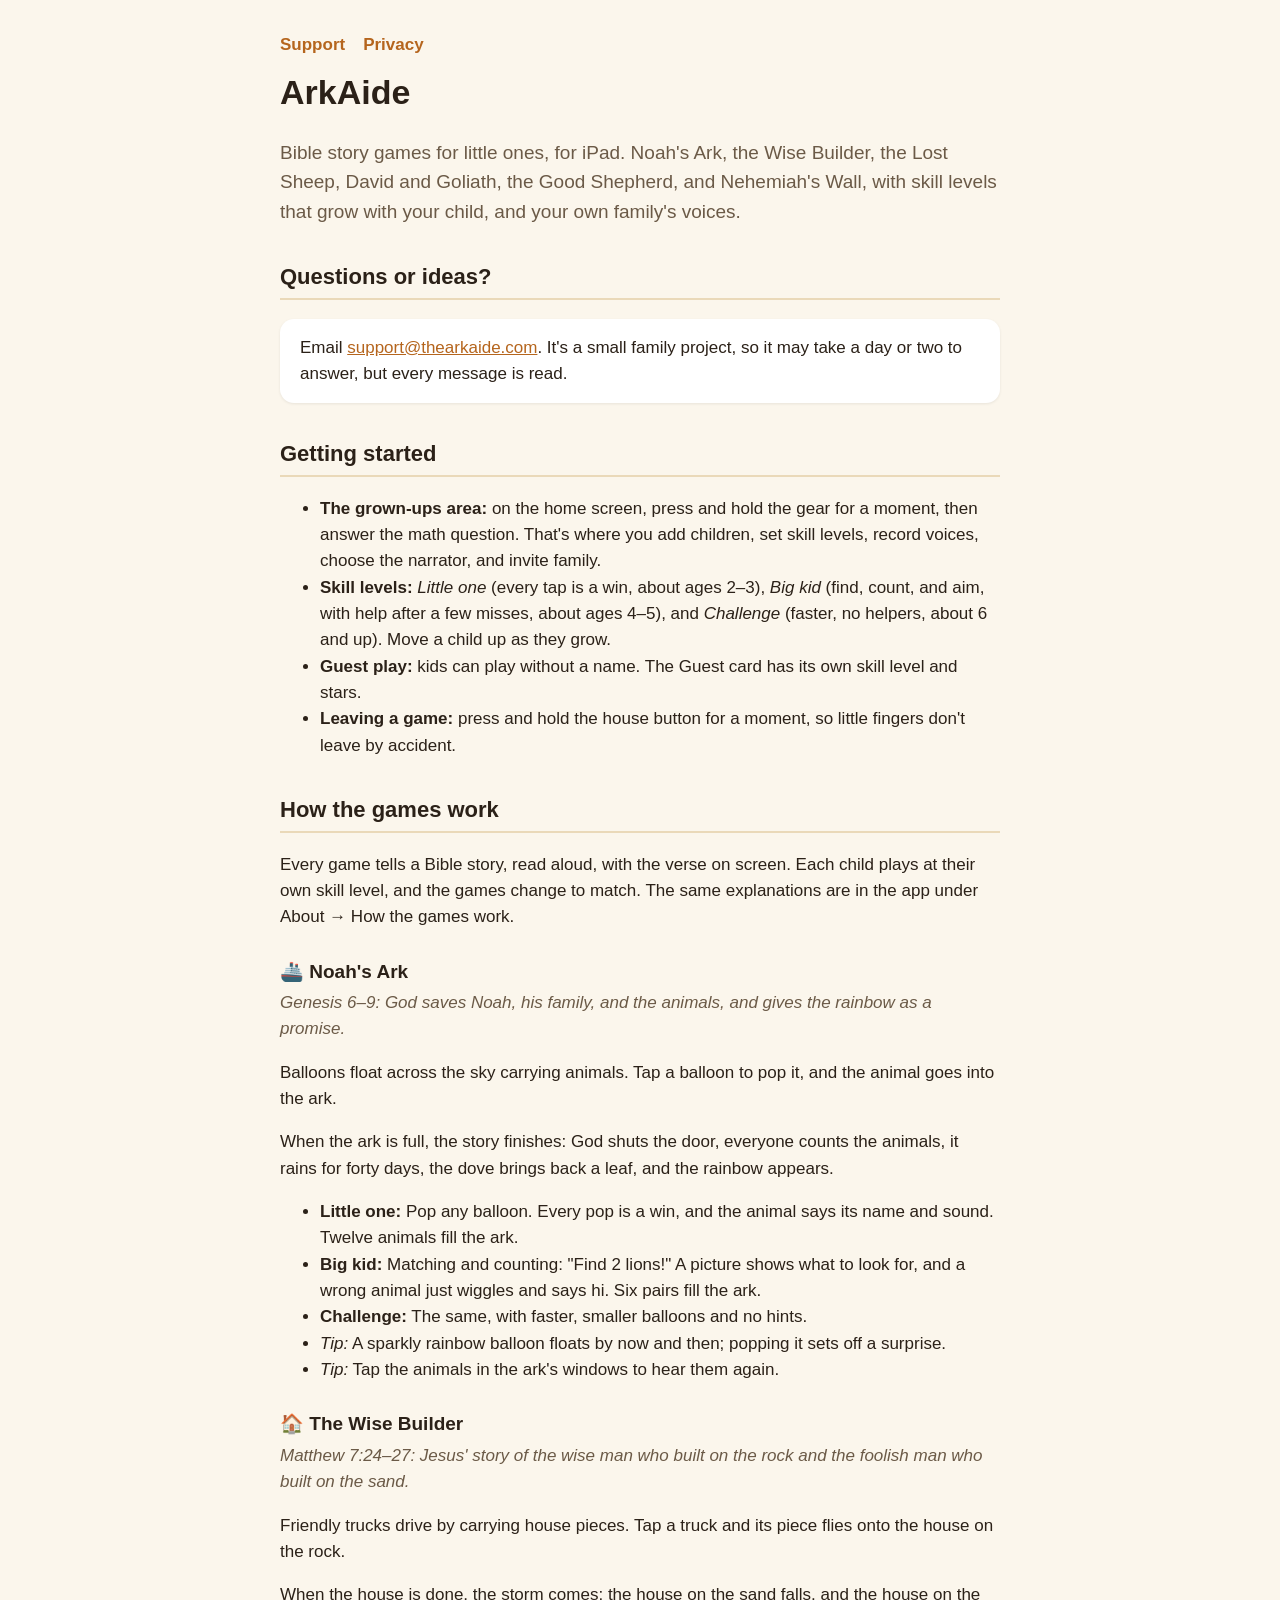
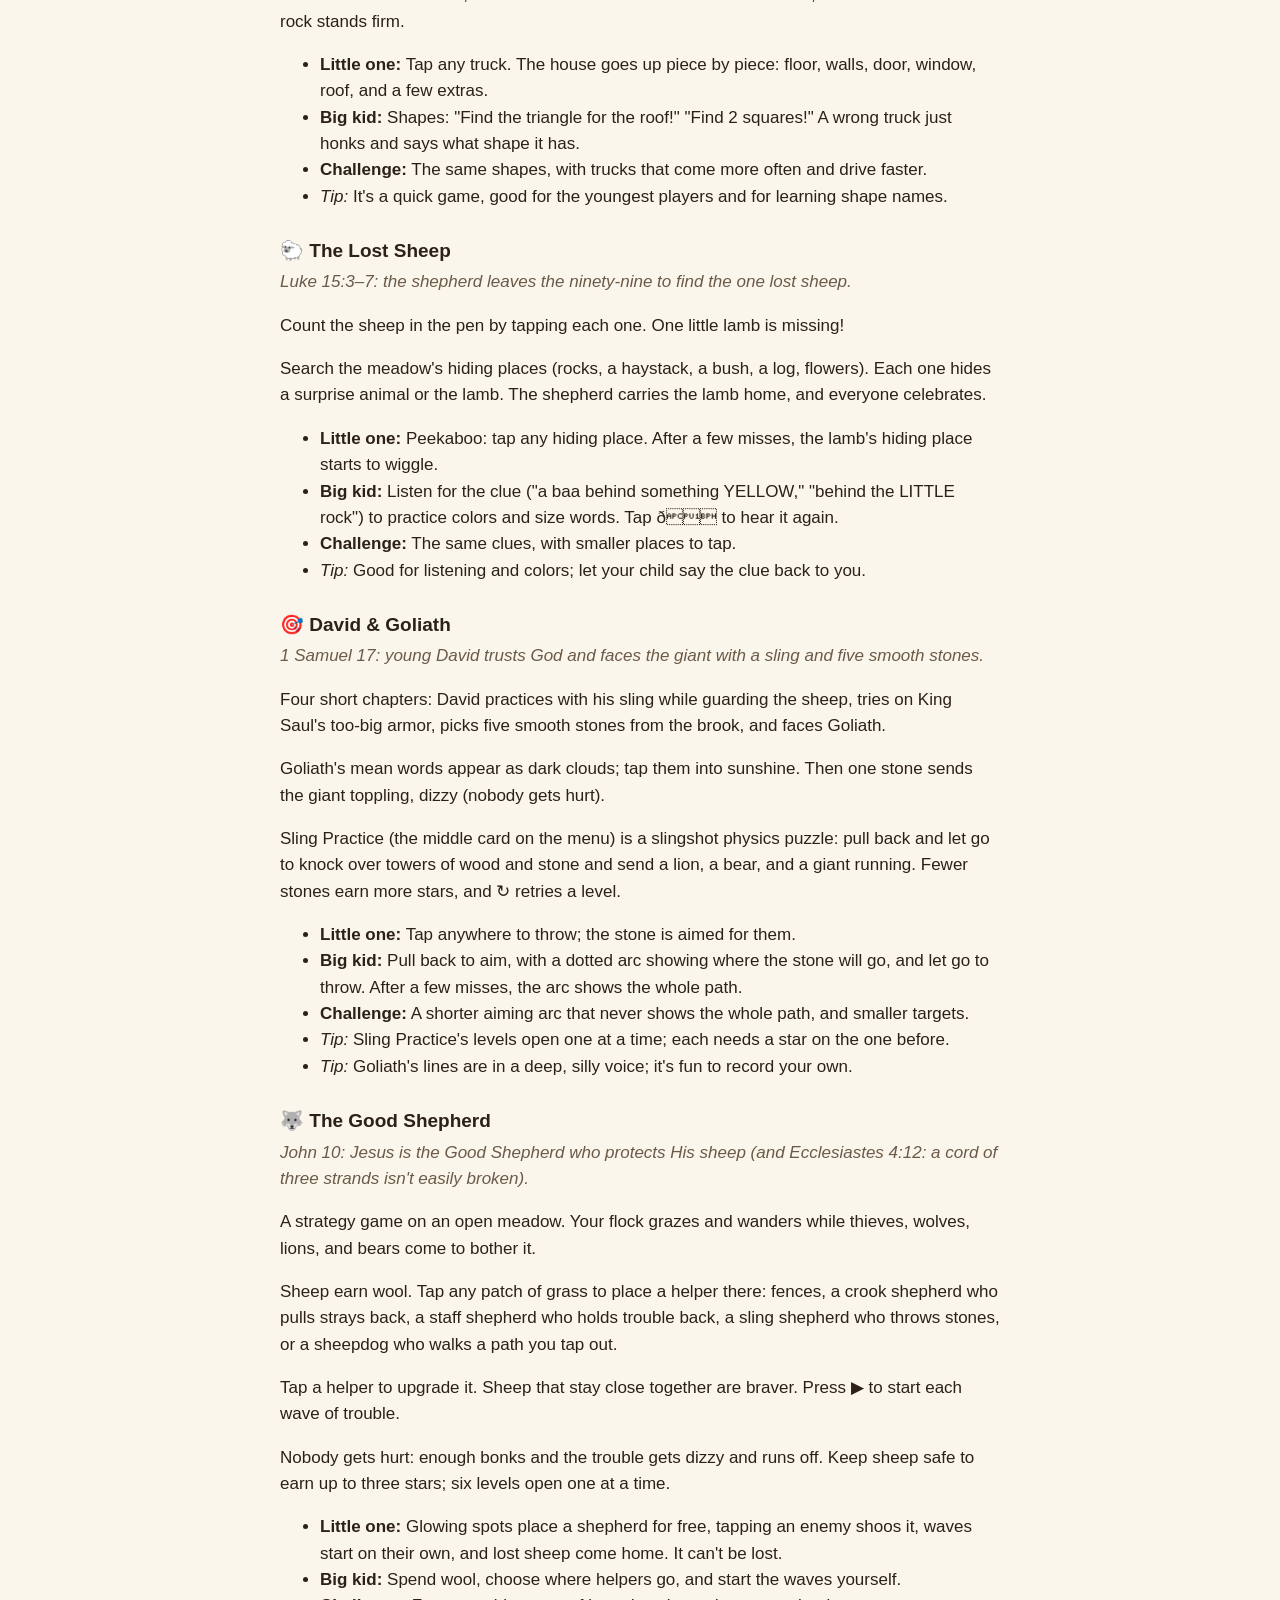
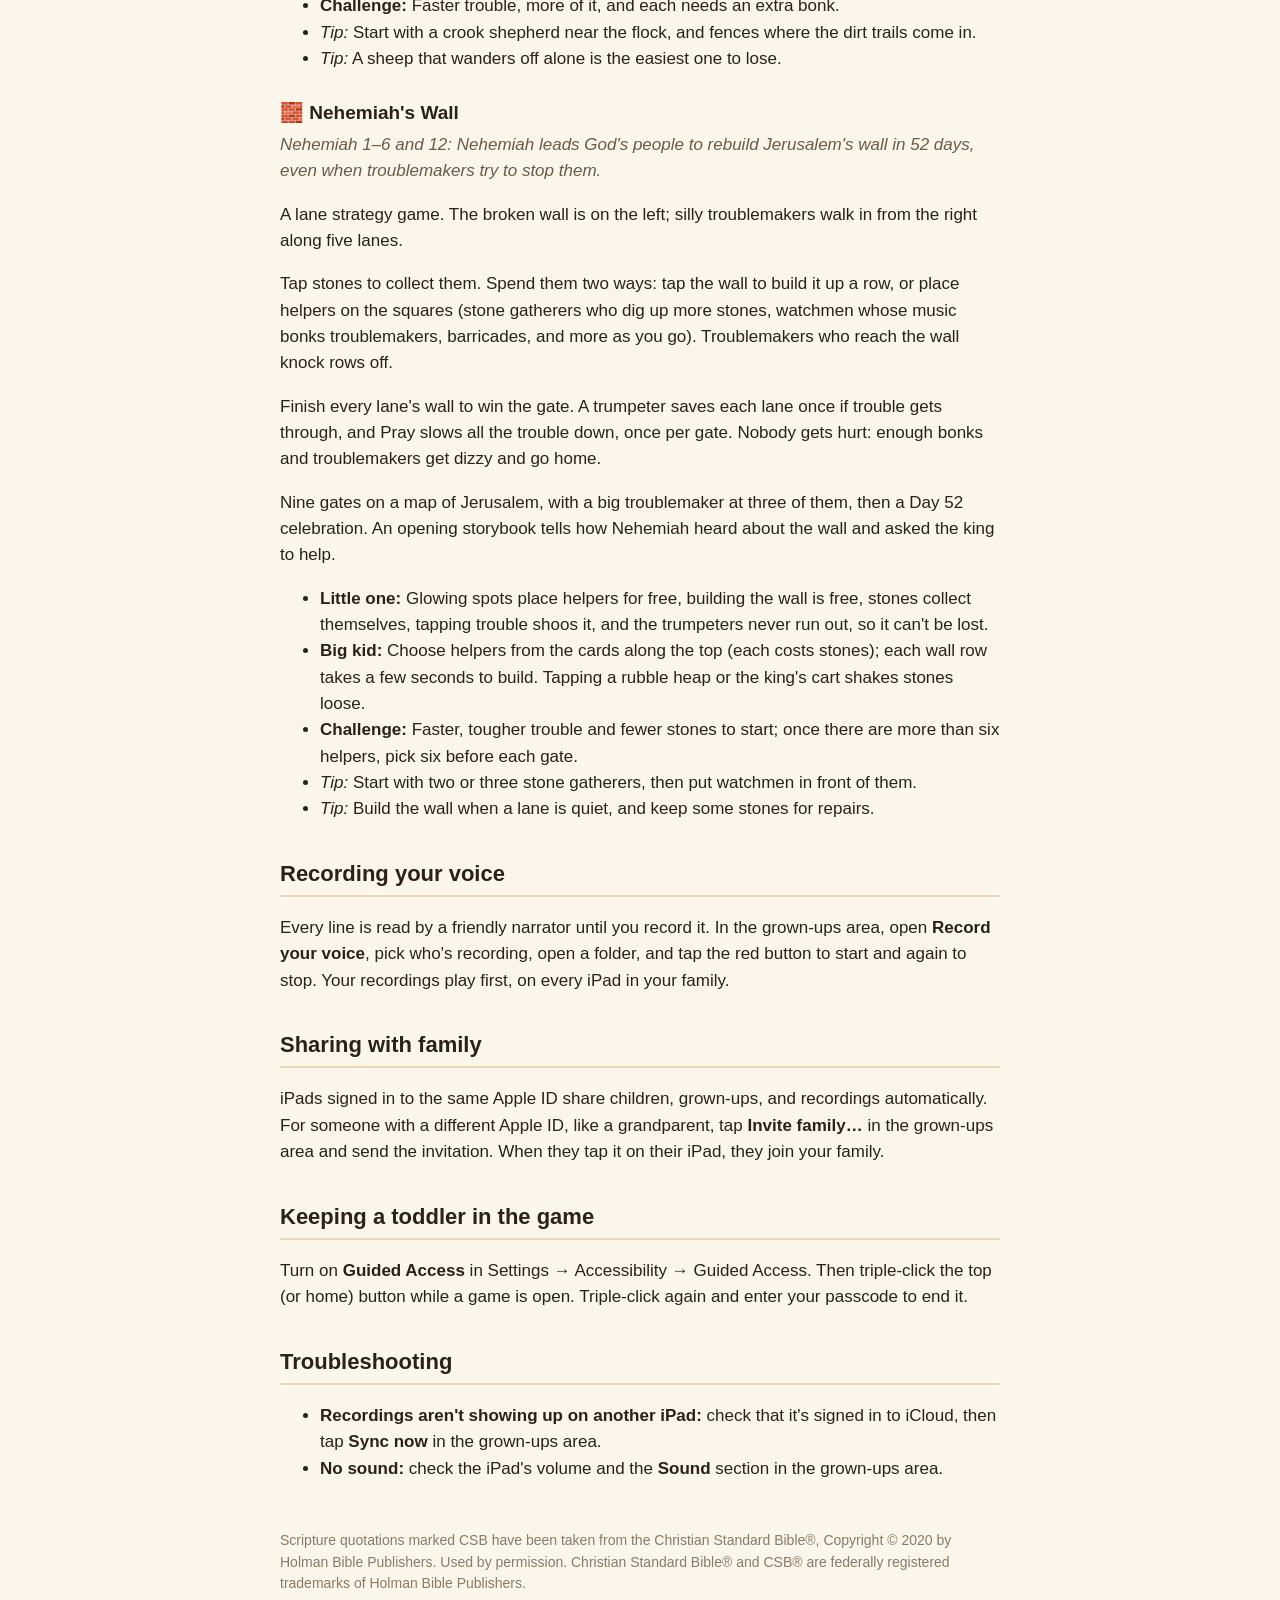
<file: index.html>
<!doctype html>
<html lang="en"><head><meta charset="utf-8"><meta name="viewport" content="width=device-width, initial-scale=1">
<title>ArkAide: Support</title><link rel="stylesheet" href="style.css"></head>
<body><main>
<nav><a href="index.html">Support</a><a href="privacy.html">Privacy</a></nav>
<h1>ArkAide</h1>
<p class="lede">Bible story games for little ones, for iPad. Noah's Ark, the Wise Builder, the Lost Sheep,
David and Goliath, the Good Shepherd, and Nehemiah's Wall, with skill levels that grow with your child,
and your own family's voices.</p>

<h2>Questions or ideas?</h2>
<p class="card">Email <a href="mailto:support@thearkaide.com?subject=ArkAide">support@thearkaide.com</a>.
It's a small family project, so it may take a day or two to answer, but every message is read.</p>

<h2>Getting started</h2>
<ul>
<li><b>The grown-ups area:</b> on the home screen, press and hold the gear for a moment, then answer the math
question. That's where you add children, set skill levels, record voices, choose the narrator, and invite family.</li>
<li><b>Skill levels:</b> <i>Little one</i> (every tap is a win, about ages 2–3), <i>Big kid</i> (find, count,
and aim, with help after a few misses, about ages 4–5), and <i>Challenge</i> (faster, no helpers, about 6 and up).
Move a child up as they grow.</li>
<li><b>Guest play:</b> kids can play without a name. The Guest card has its own skill level and stars.</li>
<li><b>Leaving a game:</b> press and hold the house button for a moment, so little fingers don't leave by accident.</li>
</ul>

<h2>How the games work</h2>
<p>Every game tells a Bible story, read aloud, with the verse on screen. Each child plays at their own skill level, and the games change to match. The same explanations are in the app under About → How the games work.</p>
<h3>🚢 Noah's Ark</h3>
<p class="story">Genesis 6–9: God saves Noah, his family, and the animals, and gives the rainbow as a promise.</p>
<p>Balloons float across the sky carrying animals. Tap a balloon to pop it, and the animal goes into the ark.</p>
<p>When the ark is full, the story finishes: God shuts the door, everyone counts the animals, it rains for forty days, the dove brings back a leaf, and the rainbow appears.</p>
<ul>
<li><b>Little one:</b> Pop any balloon. Every pop is a win, and the animal says its name and sound. Twelve animals fill the ark.</li>
<li><b>Big kid:</b> Matching and counting: "Find 2 lions!" A picture shows what to look for, and a wrong animal just wiggles and says hi. Six pairs fill the ark.</li>
<li><b>Challenge:</b> The same, with faster, smaller balloons and no hints.</li>
<li><i>Tip:</i> A sparkly rainbow balloon floats by now and then; popping it sets off a surprise.</li>
<li><i>Tip:</i> Tap the animals in the ark's windows to hear them again.</li>
</ul>

<h3>🏠 The Wise Builder</h3>
<p class="story">Matthew 7:24–27: Jesus' story of the wise man who built on the rock and the foolish man who built on the sand.</p>
<p>Friendly trucks drive by carrying house pieces. Tap a truck and its piece flies onto the house on the rock.</p>
<p>When the house is done, the storm comes: the house on the sand falls, and the house on the rock stands firm.</p>
<ul>
<li><b>Little one:</b> Tap any truck. The house goes up piece by piece: floor, walls, door, window, roof, and a few extras.</li>
<li><b>Big kid:</b> Shapes: "Find the triangle for the roof!" "Find 2 squares!" A wrong truck just honks and says what shape it has.</li>
<li><b>Challenge:</b> The same shapes, with trucks that come more often and drive faster.</li>
<li><i>Tip:</i> It's a quick game, good for the youngest players and for learning shape names.</li>
</ul>

<h3>🐑 The Lost Sheep</h3>
<p class="story">Luke 15:3–7: the shepherd leaves the ninety-nine to find the one lost sheep.</p>
<p>Count the sheep in the pen by tapping each one. One little lamb is missing!</p>
<p>Search the meadow's hiding places (rocks, a haystack, a bush, a log, flowers). Each one hides a surprise animal or the lamb. The shepherd carries the lamb home, and everyone celebrates.</p>
<ul>
<li><b>Little one:</b> Peekaboo: tap any hiding place. After a few misses, the lamb's hiding place starts to wiggle.</li>
<li><b>Big kid:</b> Listen for the clue ("a baa behind something YELLOW," "behind the LITTLE rock") to practice colors and size words. Tap ð to hear it again.</li>
<li><b>Challenge:</b> The same clues, with smaller places to tap.</li>
<li><i>Tip:</i> Good for listening and colors; let your child say the clue back to you.</li>
</ul>

<h3>🎯 David &amp; Goliath</h3>
<p class="story">1 Samuel 17: young David trusts God and faces the giant with a sling and five smooth stones.</p>
<p>Four short chapters: David practices with his sling while guarding the sheep, tries on King Saul's too-big armor, picks five smooth stones from the brook, and faces Goliath.</p>
<p>Goliath's mean words appear as dark clouds; tap them into sunshine. Then one stone sends the giant toppling, dizzy (nobody gets hurt).</p>
<p>Sling Practice (the middle card on the menu) is a slingshot physics puzzle: pull back and let go to knock over towers of wood and stone and send a lion, a bear, and a giant running. Fewer stones earn more stars, and ↻ retries a level.</p>
<ul>
<li><b>Little one:</b> Tap anywhere to throw; the stone is aimed for them.</li>
<li><b>Big kid:</b> Pull back to aim, with a dotted arc showing where the stone will go, and let go to throw. After a few misses, the arc shows the whole path.</li>
<li><b>Challenge:</b> A shorter aiming arc that never shows the whole path, and smaller targets.</li>
<li><i>Tip:</i> Sling Practice's levels open one at a time; each needs a star on the one before.</li>
<li><i>Tip:</i> Goliath's lines are in a deep, silly voice; it's fun to record your own.</li>
</ul>

<h3>🐺 The Good Shepherd</h3>
<p class="story">John 10: Jesus is the Good Shepherd who protects His sheep (and Ecclesiastes 4:12: a cord of three strands isn't easily broken).</p>
<p>A strategy game on an open meadow. Your flock grazes and wanders while thieves, wolves, lions, and bears come to bother it.</p>
<p>Sheep earn wool. Tap any patch of grass to place a helper there: fences, a crook shepherd who pulls strays back, a staff shepherd who holds trouble back, a sling shepherd who throws stones, or a sheepdog who walks a path you tap out.</p>
<p>Tap a helper to upgrade it. Sheep that stay close together are braver. Press ▶ to start each wave of trouble.</p>
<p>Nobody gets hurt: enough bonks and the trouble gets dizzy and runs off. Keep sheep safe to earn up to three stars; six levels open one at a time.</p>
<ul>
<li><b>Little one:</b> Glowing spots place a shepherd for free, tapping an enemy shoos it, waves start on their own, and lost sheep come home. It can't be lost.</li>
<li><b>Big kid:</b> Spend wool, choose where helpers go, and start the waves yourself.</li>
<li><b>Challenge:</b> Faster trouble, more of it, and each needs an extra bonk.</li>
<li><i>Tip:</i> Start with a crook shepherd near the flock, and fences where the dirt trails come in.</li>
<li><i>Tip:</i> A sheep that wanders off alone is the easiest one to lose.</li>
</ul>

<h3>🧱 Nehemiah's Wall</h3>
<p class="story">Nehemiah 1–6 and 12: Nehemiah leads God's people to rebuild Jerusalem's wall in 52 days, even when troublemakers try to stop them.</p>
<p>A lane strategy game. The broken wall is on the left; silly troublemakers walk in from the right along five lanes.</p>
<p>Tap stones to collect them. Spend them two ways: tap the wall to build it up a row, or place helpers on the squares (stone gatherers who dig up more stones, watchmen whose music bonks troublemakers, barricades, and more as you go). Troublemakers who reach the wall knock rows off.</p>
<p>Finish every lane's wall to win the gate. A trumpeter saves each lane once if trouble gets through, and Pray slows all the trouble down, once per gate. Nobody gets hurt: enough bonks and troublemakers get dizzy and go home.</p>
<p>Nine gates on a map of Jerusalem, with a big troublemaker at three of them, then a Day 52 celebration. An opening storybook tells how Nehemiah heard about the wall and asked the king to help.</p>
<ul>
<li><b>Little one:</b> Glowing spots place helpers for free, building the wall is free, stones collect themselves, tapping trouble shoos it, and the trumpeters never run out, so it can't be lost.</li>
<li><b>Big kid:</b> Choose helpers from the cards along the top (each costs stones); each wall row takes a few seconds to build. Tapping a rubble heap or the king's cart shakes stones loose.</li>
<li><b>Challenge:</b> Faster, tougher trouble and fewer stones to start; once there are more than six helpers, pick six before each gate.</li>
<li><i>Tip:</i> Start with two or three stone gatherers, then put watchmen in front of them.</li>
<li><i>Tip:</i> Build the wall when a lane is quiet, and keep some stones for repairs.</li>
</ul>

<h2>Recording your voice</h2>
<p>Every line is read by a friendly narrator until you record it. In the grown-ups area, open
<b>Record your voice</b>, pick who's recording, open a folder, and tap the red button to start and again to stop.
Your recordings play first, on every iPad in your family.</p>

<h2>Sharing with family</h2>
<p>iPads signed in to the same Apple ID share children, grown-ups, and recordings automatically.
For someone with a different Apple ID, like a grandparent, tap <b>Invite family…</b> in the grown-ups area
and send the invitation. When they tap it on their iPad, they join your family.</p>

<h2>Keeping a toddler in the game</h2>
<p>Turn on <b>Guided Access</b> in Settings → Accessibility → Guided Access. Then triple-click the top
(or home) button while a game is open. Triple-click again and enter your passcode to end it.</p>

<h2>Troubleshooting</h2>
<ul>
<li><b>Recordings aren't showing up on another iPad:</b> check that it's signed in to iCloud, then tap
<b>Sync now</b> in the grown-ups area.</li>
<li><b>No sound:</b> check the iPad's volume and the <b>Sound</b> section in the grown-ups area.</li>
</ul>

<footer>Scripture quotations marked CSB have been taken from the Christian Standard Bible®, Copyright © 2020 by
Holman Bible Publishers. Used by permission. Christian Standard Bible® and CSB® are federally registered
trademarks of Holman Bible Publishers.</footer>
</main></body></html>
</file>
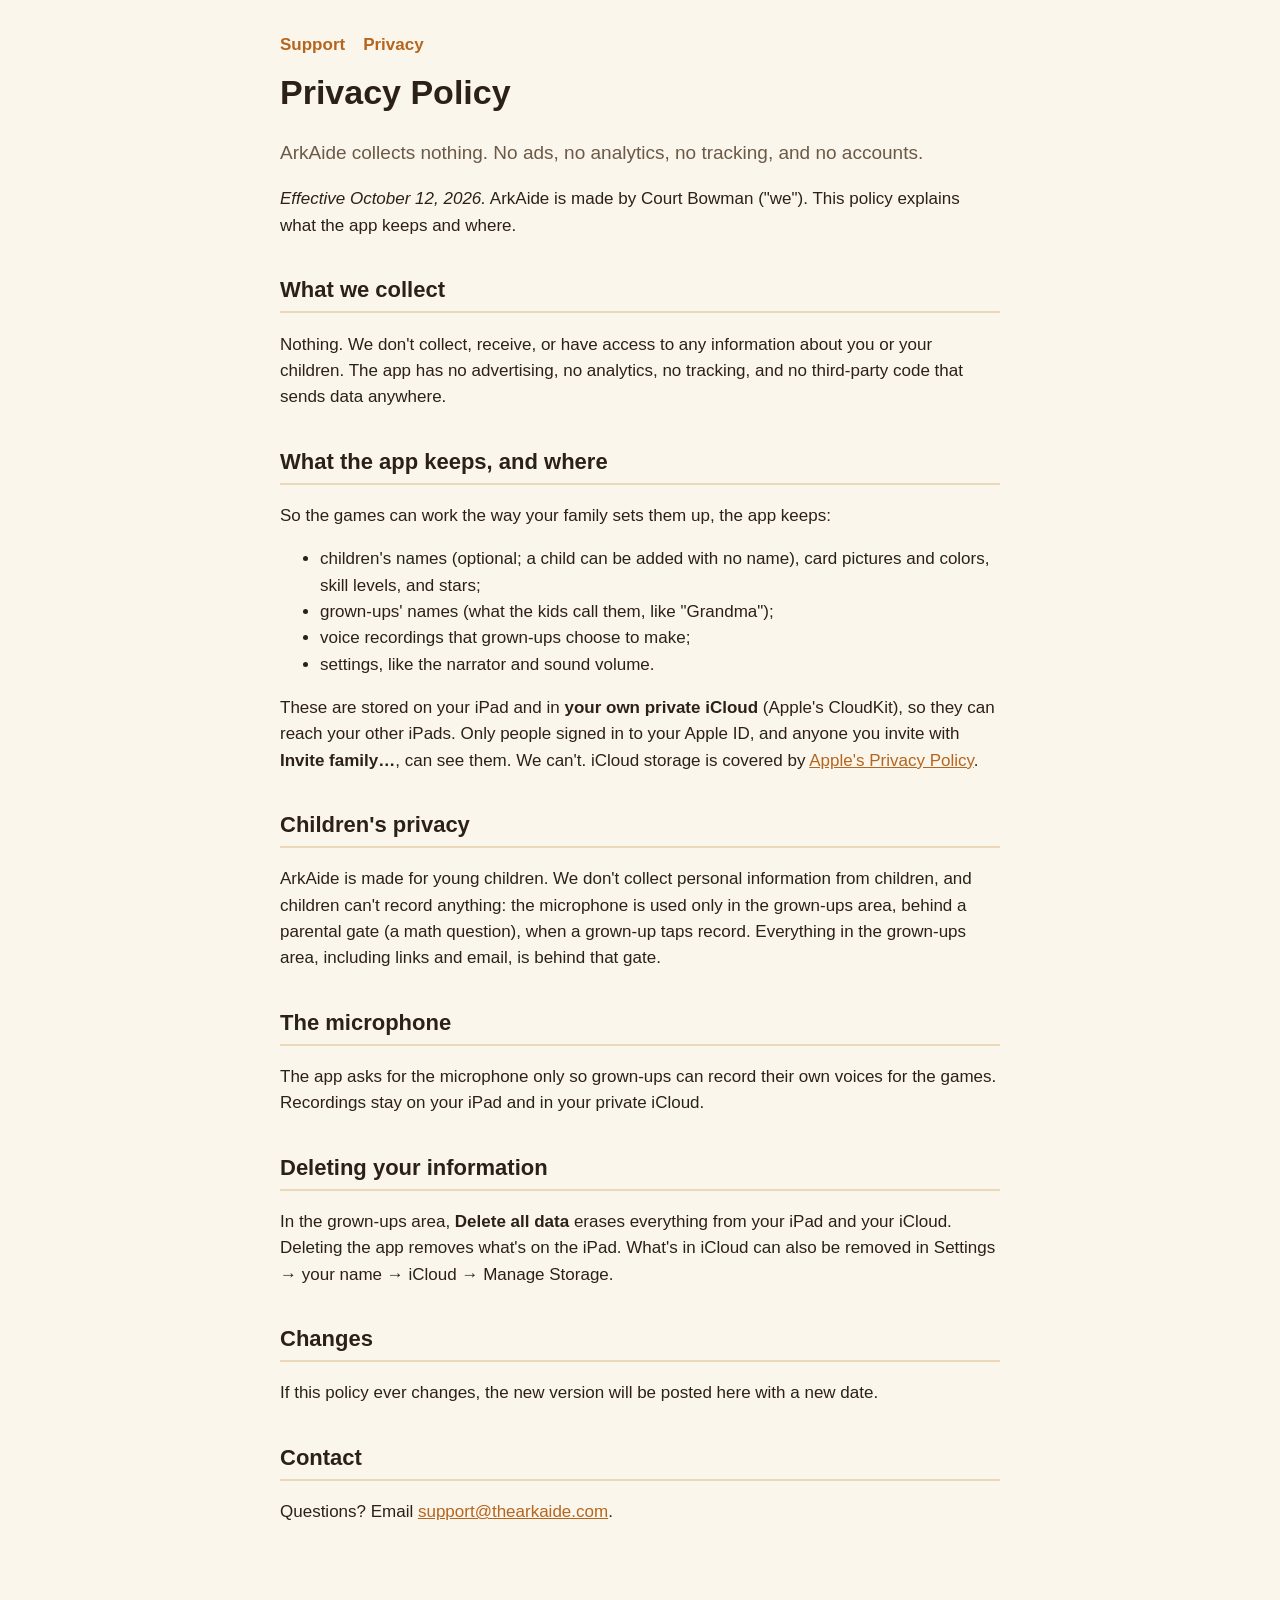
<file: privacy.html>
<!doctype html>
<html lang="en"><head><meta charset="utf-8"><meta name="viewport" content="width=device-width, initial-scale=1">
<title>ArkAide: Privacy Policy</title><link rel="stylesheet" href="style.css"></head>
<body><main>
<nav><a href="index.html">Support</a><a href="privacy.html">Privacy</a></nav>
<h1>Privacy Policy</h1>
<p class="lede">ArkAide collects nothing. No ads, no analytics, no tracking, and no accounts.</p>
<p><i>Effective October 12, 2026.</i> ArkAide is made by Court Bowman ("we"). This policy explains what the
app keeps and where.</p>

<h2>What we collect</h2>
<p>Nothing. We don't collect, receive, or have access to any information about you or your children.
The app has no advertising, no analytics, no tracking, and no third-party code that sends data anywhere.</p>

<h2>What the app keeps, and where</h2>
<p>So the games can work the way your family sets them up, the app keeps:</p>
<ul>
<li>children's names (optional; a child can be added with no name), card pictures and colors, skill levels, and stars;</li>
<li>grown-ups' names (what the kids call them, like "Grandma");</li>
<li>voice recordings that grown-ups choose to make;</li>
<li>settings, like the narrator and sound volume.</li>
</ul>
<p>These are stored on your iPad and in <b>your own private iCloud</b> (Apple's CloudKit), so they can reach
your other iPads. Only people signed in to your Apple ID, and anyone you invite with <b>Invite family…</b>,
can see them. We can't. iCloud storage is covered by
<a href="https://www.apple.com/legal/privacy/">Apple's Privacy Policy</a>.</p>

<h2>Children's privacy</h2>
<p>ArkAide is made for young children. We don't collect personal information from children, and children
can't record anything: the microphone is used only in the grown-ups area, behind a parental gate (a math question),
when a grown-up taps record. Everything in the grown-ups area, including links and email, is behind that gate.</p>

<h2>The microphone</h2>
<p>The app asks for the microphone only so grown-ups can record their own voices for the games. Recordings stay on
your iPad and in your private iCloud.</p>

<h2>Deleting your information</h2>
<p>In the grown-ups area, <b>Delete all data</b> erases everything from your iPad and your iCloud. Deleting the app
removes what's on the iPad. What's in iCloud can also be removed in Settings → your name → iCloud → Manage Storage.</p>

<h2>Changes</h2>
<p>If this policy ever changes, the new version will be posted here with a new date.</p>

<h2>Contact</h2>
<p>Questions? Email <a href="mailto:support@thearkaide.com?subject=Bowman%20Games%20privacy">support@thearkaide.com</a>.</p>
</main></body></html>
</file>
<file: style.css>
body { font: 17px/1.55 -apple-system, BlinkMacSystemFont, "Segoe UI", sans-serif; color: #2b2118; background: #fbf6ec; margin: 0; }
main { max-width: 720px; margin: 0 auto; padding: 32px 22px 64px; }
h1 { font-size: 34px; margin: 8px 0 4px; }
h2 { font-size: 22px; margin-top: 34px; border-bottom: 2px solid #ead9b9; padding-bottom: 4px; }
.lede { font-size: 19px; color: #6b5a47; }
nav a { margin-right: 18px; color: #b5651d; font-weight: 600; text-decoration: none; }
a { color: #b5651d; }
.card { background: #fff; border-radius: 14px; padding: 16px 20px; box-shadow: 0 1px 3px rgba(0,0,0,.08); }
footer { margin-top: 48px; font-size: 14px; color: #8a7a66; }
h3 { font-size: 19px; margin: 26px 0 4px; }
.story { font-style: italic; color: #6b5a47; margin-top: 0; }
</file>
